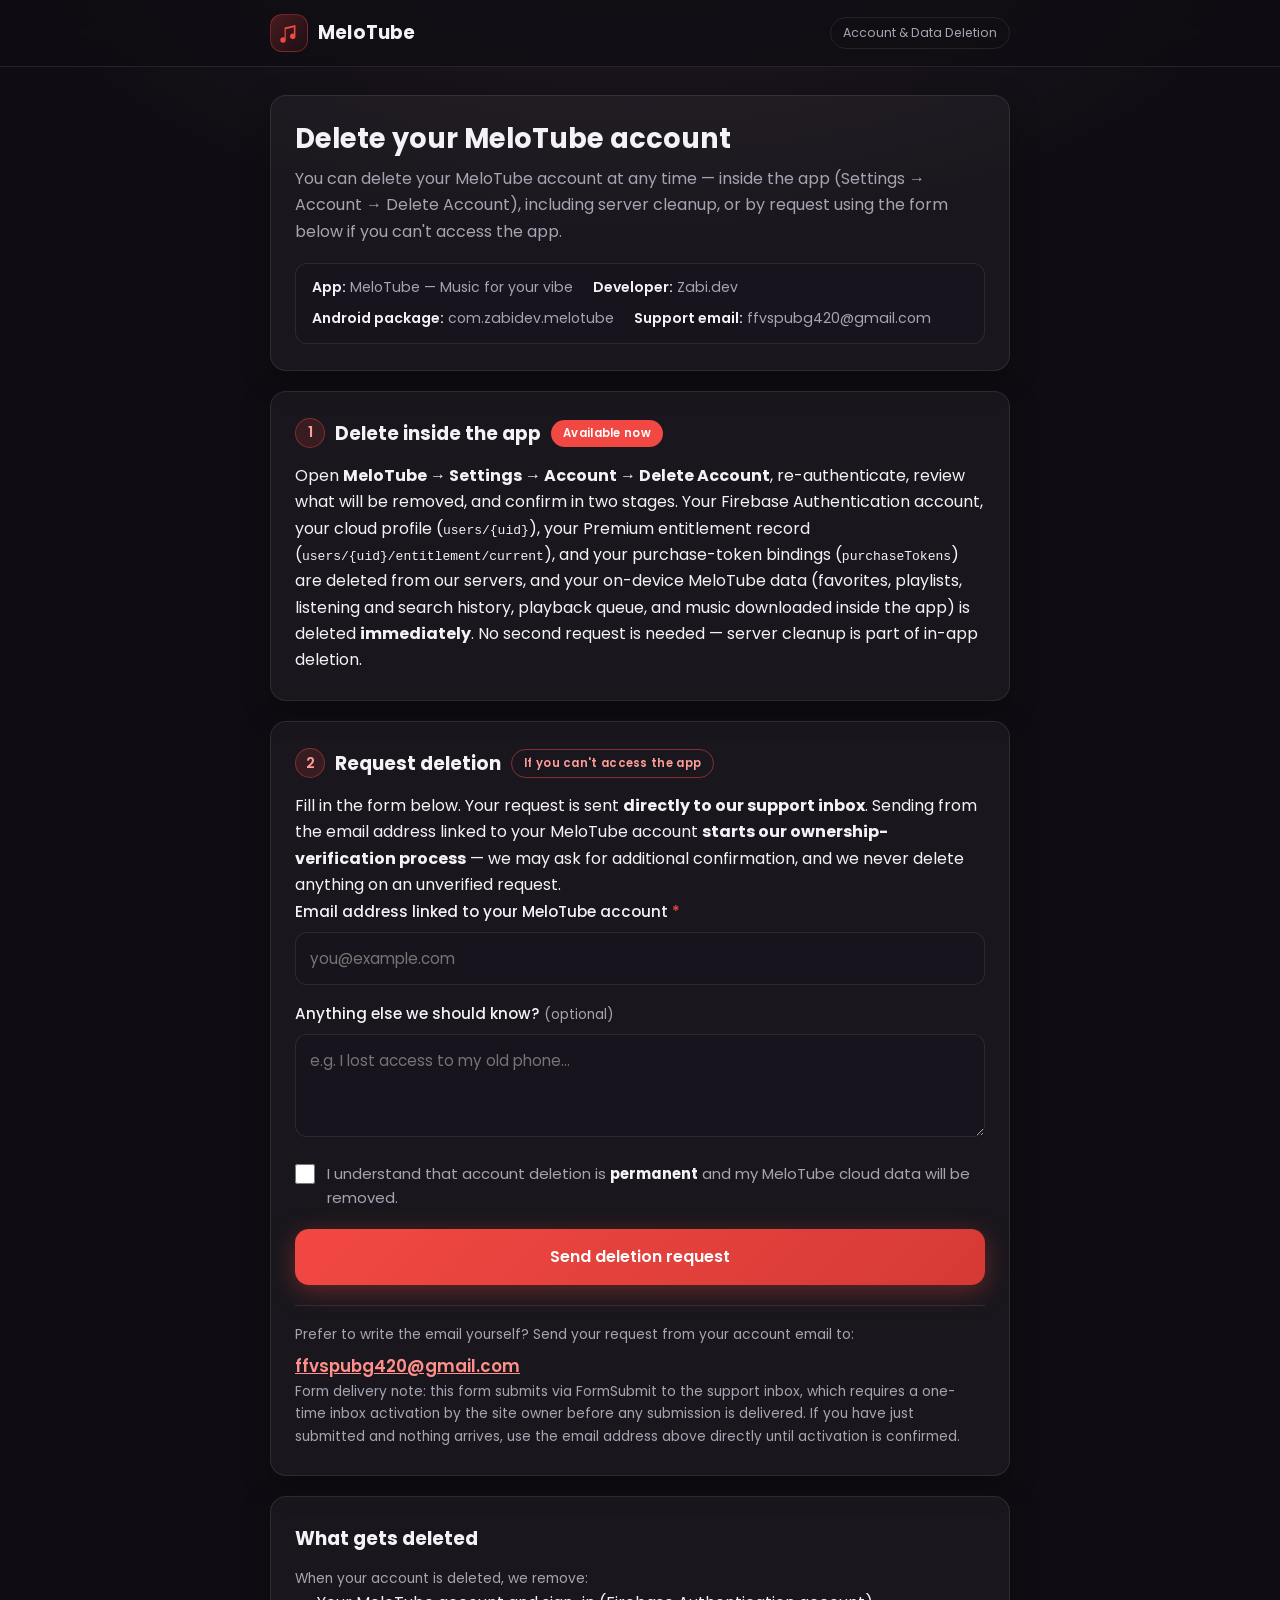
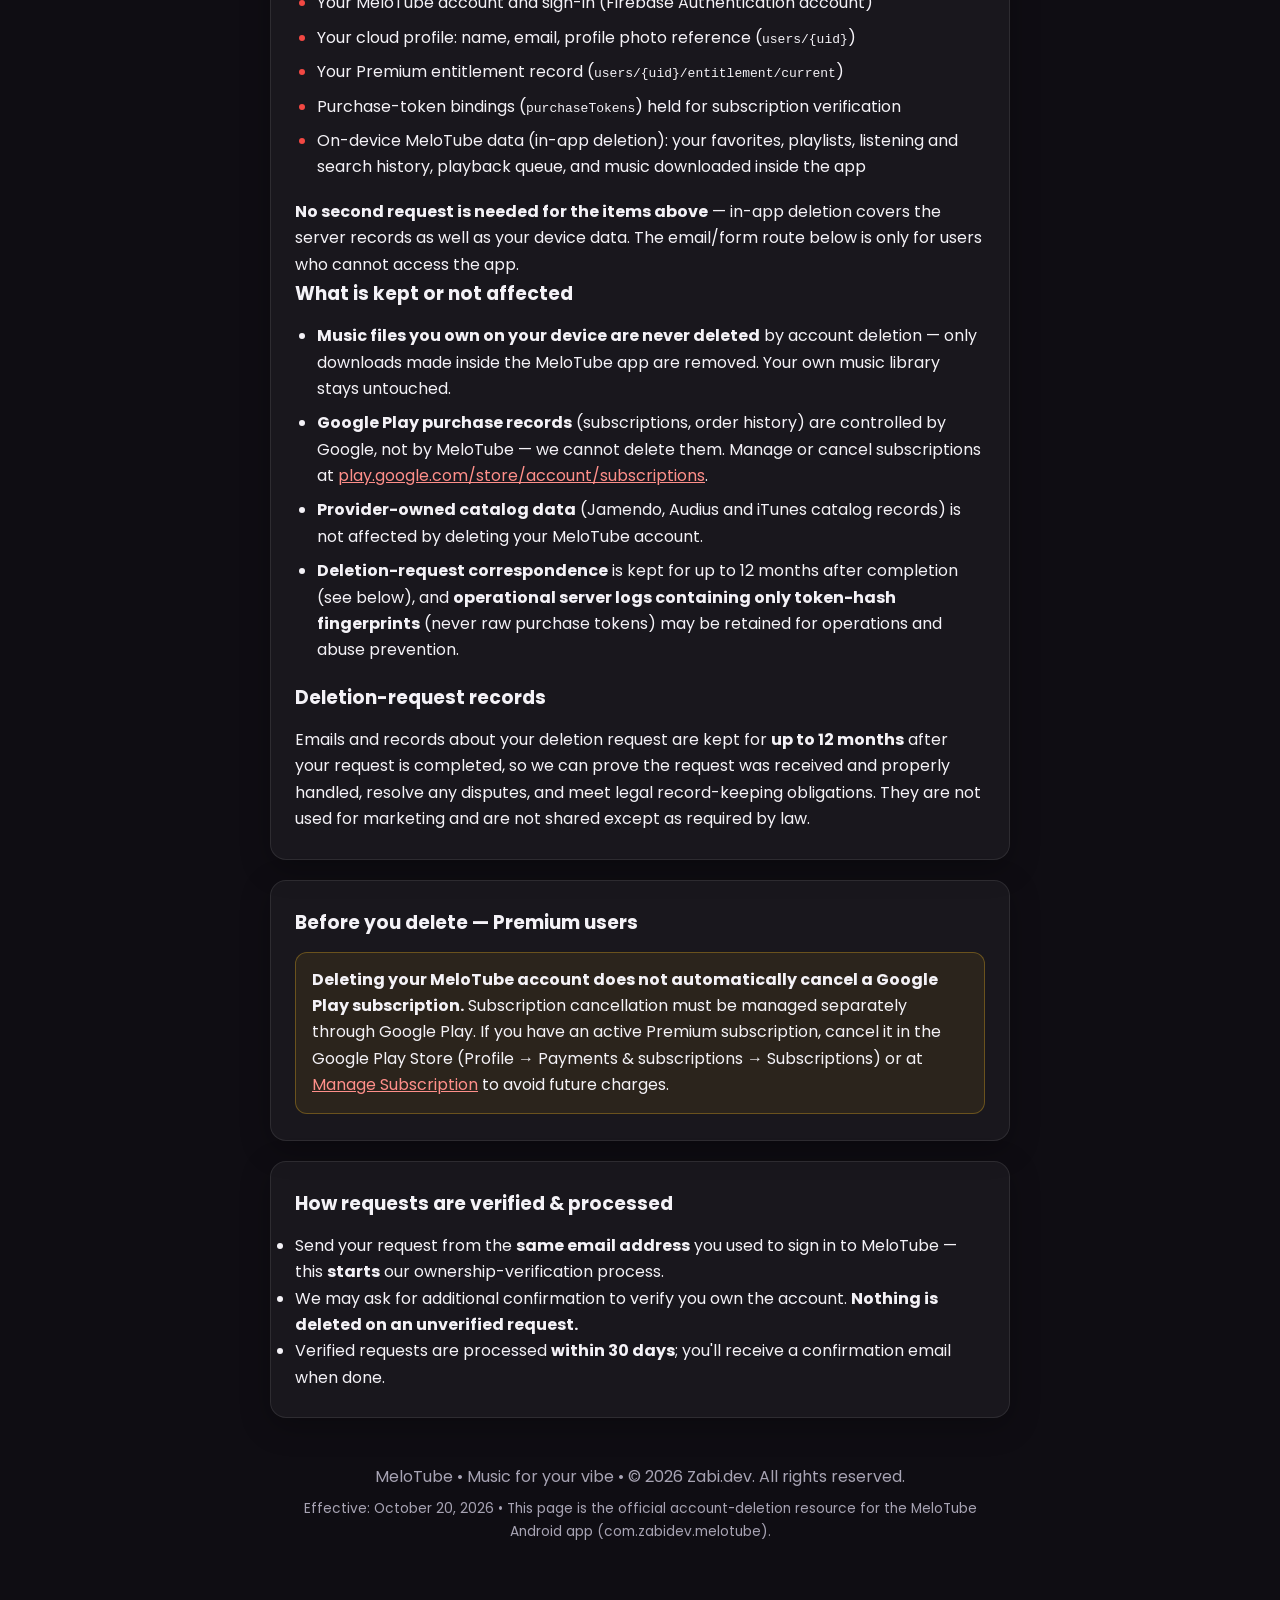
<file: account-deletion-page/index.html>
<!DOCTYPE html>
<html lang="en">
<head>
<meta charset="UTF-8">
<meta name="viewport" content="width=device-width, initial-scale=1.0">
<meta name="description" content="Request deletion of your MeloTube account and associated data.">
<title>MeloTube — Account Deletion</title>
<link rel="preconnect" href="https://fonts.googleapis.com">
<link rel="preconnect" href="https://fonts.gstatic.com" crossorigin>
<link href="https://fonts.googleapis.com/css2?family=Poppins:wght@400;500;600;700&display=swap" rel="stylesheet">
<link rel="stylesheet" href="styles.css">
</head>
<body>

<header class="site-header">
  <div class="header-inner">
    <div class="brand">
      <span class="brand-mark" aria-hidden="true">
        <svg width="26" height="26" viewBox="0 0 24 24" fill="none">
          <path d="M9 18.5A2.5 2.5 0 1 1 6.5 16c.54 0 1.04.17 1.45.46V7l10-2.5V15a2.5 2.5 0 1 1-1.5-2.29V6.7L9 8.58v9.92z" fill="#F24843"/>
        </svg>
      </span>
      <span class="brand-name">MeloTube</span>
    </div>
    <span class="header-tag">Account &amp; Data Deletion</span>
  </div>
</header>

<main class="container">

  <section class="hero card">
    <h1>Delete your MeloTube account</h1>
    <p class="lede">You can delete your MeloTube account at any time — inside the app (Settings → Account → Delete Account), including server cleanup, or by request using the form below if you can't access the app.</p>
    <div class="identity">
      <span><strong>App:</strong> MeloTube — Music for your vibe</span>
      <span><strong>Developer:</strong> Zabi.dev</span>
      <span><strong>Android package:</strong> com.zabidev.melotube</span>
      <span><strong>Support email:</strong> ffvspubg420@gmail.com</span>
    </div>
  </section>

  <section class="card">
    <h2><span class="step">1</span> Delete inside the app <span class="badge">Available now</span></h2>
    <p>Open <strong>MeloTube → Settings → Account → Delete Account</strong>, re-authenticate, review what will be removed, and confirm in two stages. Your Firebase Authentication account, your cloud profile (<code>users/{uid}</code>), your Premium entitlement record (<code>users/{uid}/entitlement/current</code>), and your purchase-token bindings (<code>purchaseTokens</code>) are deleted from our servers, and your on-device MeloTube data (favorites, playlists, listening and search history, playback queue, and music downloaded inside the app) is deleted <strong>immediately</strong>. No second request is needed — server cleanup is part of in-app deletion.</p>
  </section>

  <section class="card">
    <h2><span class="step">2</span> Request deletion <span class="badge badge-alt">If you can't access the app</span></h2>
    <p>Fill in the form below. Your request is sent <strong>directly to our support inbox</strong>. Sending from the email address linked to your MeloTube account <strong>starts our ownership-verification process</strong> — we may ask for additional confirmation, and we never delete anything on an unverified request.</p>

    <form id="deletionForm" novalidate>
      <div class="field">
        <label for="accountEmail">Email address linked to your MeloTube account <span class="req">*</span></label>
        <input type="email" id="accountEmail" name="account_email" placeholder="you@example.com" autocomplete="email" required>
        <p class="field-error" id="emailError" hidden>Please enter a valid email address.</p>
      </div>

      <div class="field">
        <label for="extraInfo">Anything else we should know? <span class="optional">(optional)</span></label>
        <textarea id="extraInfo" name="additional_info" rows="3" maxlength="1000" placeholder="e.g. I lost access to my old phone…"></textarea>
      </div>

      <!-- Honeypot: invisible to humans, catches bots. -->
      <input type="text" name="_honey" id="honeypot" tabindex="-1" autocomplete="off" class="hp">

      <label class="check">
        <input type="checkbox" id="confirmDelete" required>
        <span>I understand that account deletion is <strong>permanent</strong> and my MeloTube cloud data will be removed.</span>
      </label>
      <p class="field-error" id="confirmError" hidden>Please confirm you understand deletion is permanent.</p>

      <button type="submit" class="btn" id="submitBtn">Send deletion request</button>

      <div class="form-status" id="formStatus" role="status" aria-live="polite" hidden></div>

      <div class="fallback" id="mailtoFallback" hidden>
        <p class="muted small">Online sending didn't work. You can still send your request from your email app:</p>
        <p><a class="btn btn-alt" id="fallbackMailto" href="#">Open email app with pre-filled request</a></p>
      </div>
    </form>

    <div class="direct">
      <p class="muted small">Prefer to write the email yourself? Send your request from your account email to:</p>
      <p class="email-line"><a id="directEmailLink" href="#">support email</a></p>
      <p class="muted small">Form delivery note: this form submits via FormSubmit to the support inbox, which requires a one-time inbox activation by the site owner before any submission is delivered. If you have just submitted and nothing arrives, use the email address above directly until activation is confirmed.</p>
      <noscript><p class="muted small">Email: ffvspubg420@gmail.com (enable JavaScript to use the form above)</p></noscript>
    </div>
  </section>

  <section class="card">
    <h2>What gets deleted</h2>
    <p class="muted small">When your account is deleted, we remove:</p>
    <ul class="del-list">
      <li>Your MeloTube account and sign-in (Firebase Authentication account)</li>
      <li>Your cloud profile: name, email, profile photo reference (<code>users/{uid}</code>)</li>
      <li>Your Premium entitlement record (<code>users/{uid}/entitlement/current</code>)</li>
      <li>Purchase-token bindings (<code>purchaseTokens</code>) held for subscription verification</li>
      <li>On-device MeloTube data (in-app deletion): your favorites, playlists, listening and search history, playback queue, and music downloaded inside the app</li>
    </ul>
    <p><strong>No second request is needed for the items above</strong> — in-app deletion covers the server records as well as your device data. The email/form route below is only for users who cannot access the app.</p>
    <h2>What is kept or not affected</h2>
    <ul class="keep-list">
      <li><strong>Music files you own on your device are never deleted</strong> by account deletion — only downloads made inside the MeloTube app are removed. Your own music library stays untouched.</li>
      <li><strong>Google Play purchase records</strong> (subscriptions, order history) are controlled by Google, not by MeloTube — we cannot delete them. Manage or cancel subscriptions at <a href="https://play.google.com/store/account/subscriptions" rel="noopener">play.google.com/store/account/subscriptions</a>.</li>
      <li><strong>Provider-owned catalog data</strong> (Jamendo, Audius and iTunes catalog records) is not affected by deleting your MeloTube account.</li>
      <li><strong>Deletion-request correspondence</strong> is kept for up to 12 months after completion (see below), and <strong>operational server logs containing only token-hash fingerprints</strong> (never raw purchase tokens) may be retained for operations and abuse prevention.</li>
    </ul>
    <h2>Deletion-request records</h2>
    <p>Emails and records about your deletion request are kept for <strong>up to 12 months</strong> after your request is completed, so we can prove the request was received and properly handled, resolve any disputes, and meet legal record-keeping obligations. They are not used for marketing and are not shared except as required by law.</p>
  </section>

  <section class="card">
    <h2>Before you delete — Premium users</h2>
    <p class="warn"><strong>Deleting your MeloTube account does not automatically cancel a Google Play subscription.</strong> Subscription cancellation must be managed separately through Google Play. If you have an active Premium subscription, cancel it in the Google Play Store (Profile → Payments &amp; subscriptions → Subscriptions) or at <a href="https://play.google.com/store/account/subscriptions" rel="noopener">Manage Subscription</a> to avoid future charges.</p>
  </section>

  <section class="card">
    <h2>How requests are verified &amp; processed</h2>
    <ul>
      <li>Send your request from the <strong>same email address</strong> you used to sign in to MeloTube — this <strong>starts</strong> our ownership-verification process.</li>
      <li>We may ask for additional confirmation to verify you own the account. <strong>Nothing is deleted on an unverified request.</strong></li>
      <li>Verified requests are processed <strong>within 30 days</strong>; you'll receive a confirmation email when done.</li>
    </ul>
  </section>

  <footer class="page-footer">
    <p>MeloTube • Music for your vibe • © 2026 Zabi.dev. All rights reserved.</p>
    <p class="muted small">Effective: October 20, 2026 • This page is the official account-deletion resource for the MeloTube Android app (com.zabidev.melotube).</p>
  </footer>

</main>

<script src="script.js"></script>
</body>
</html>
</file>
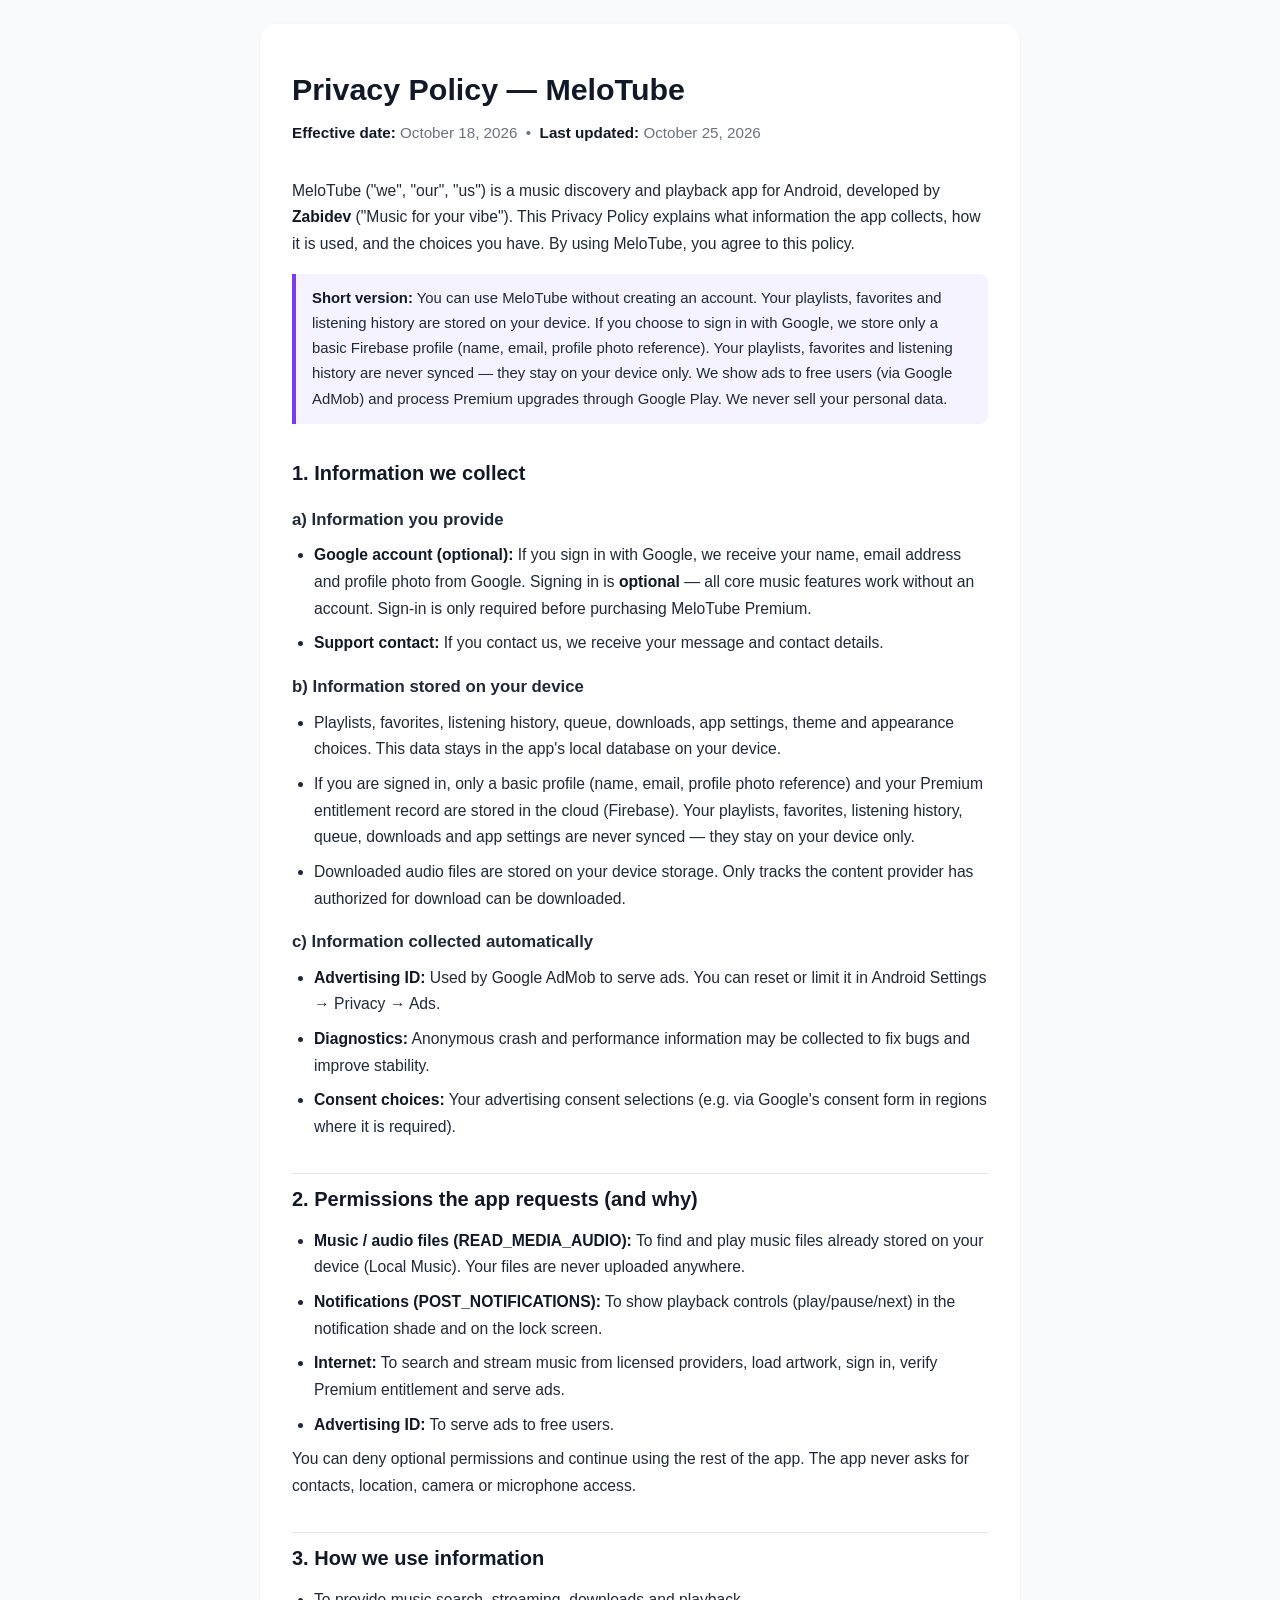
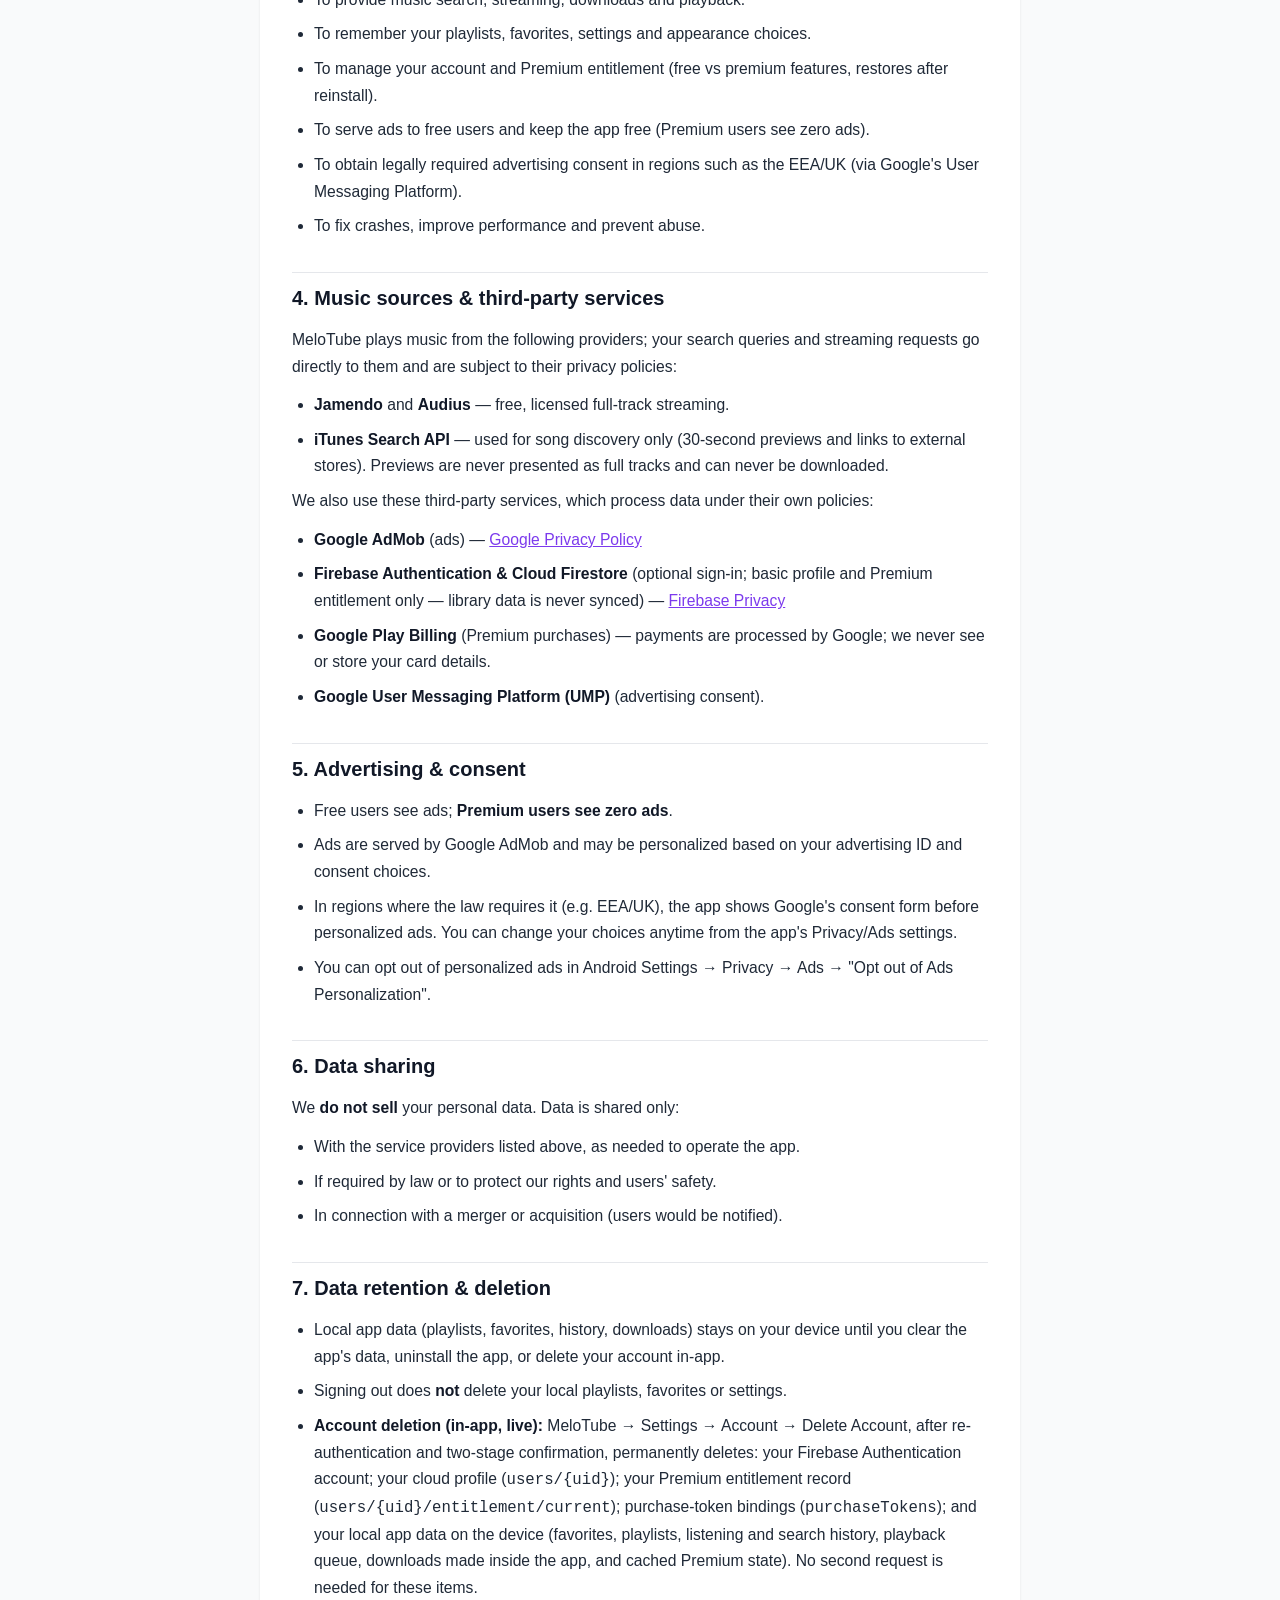
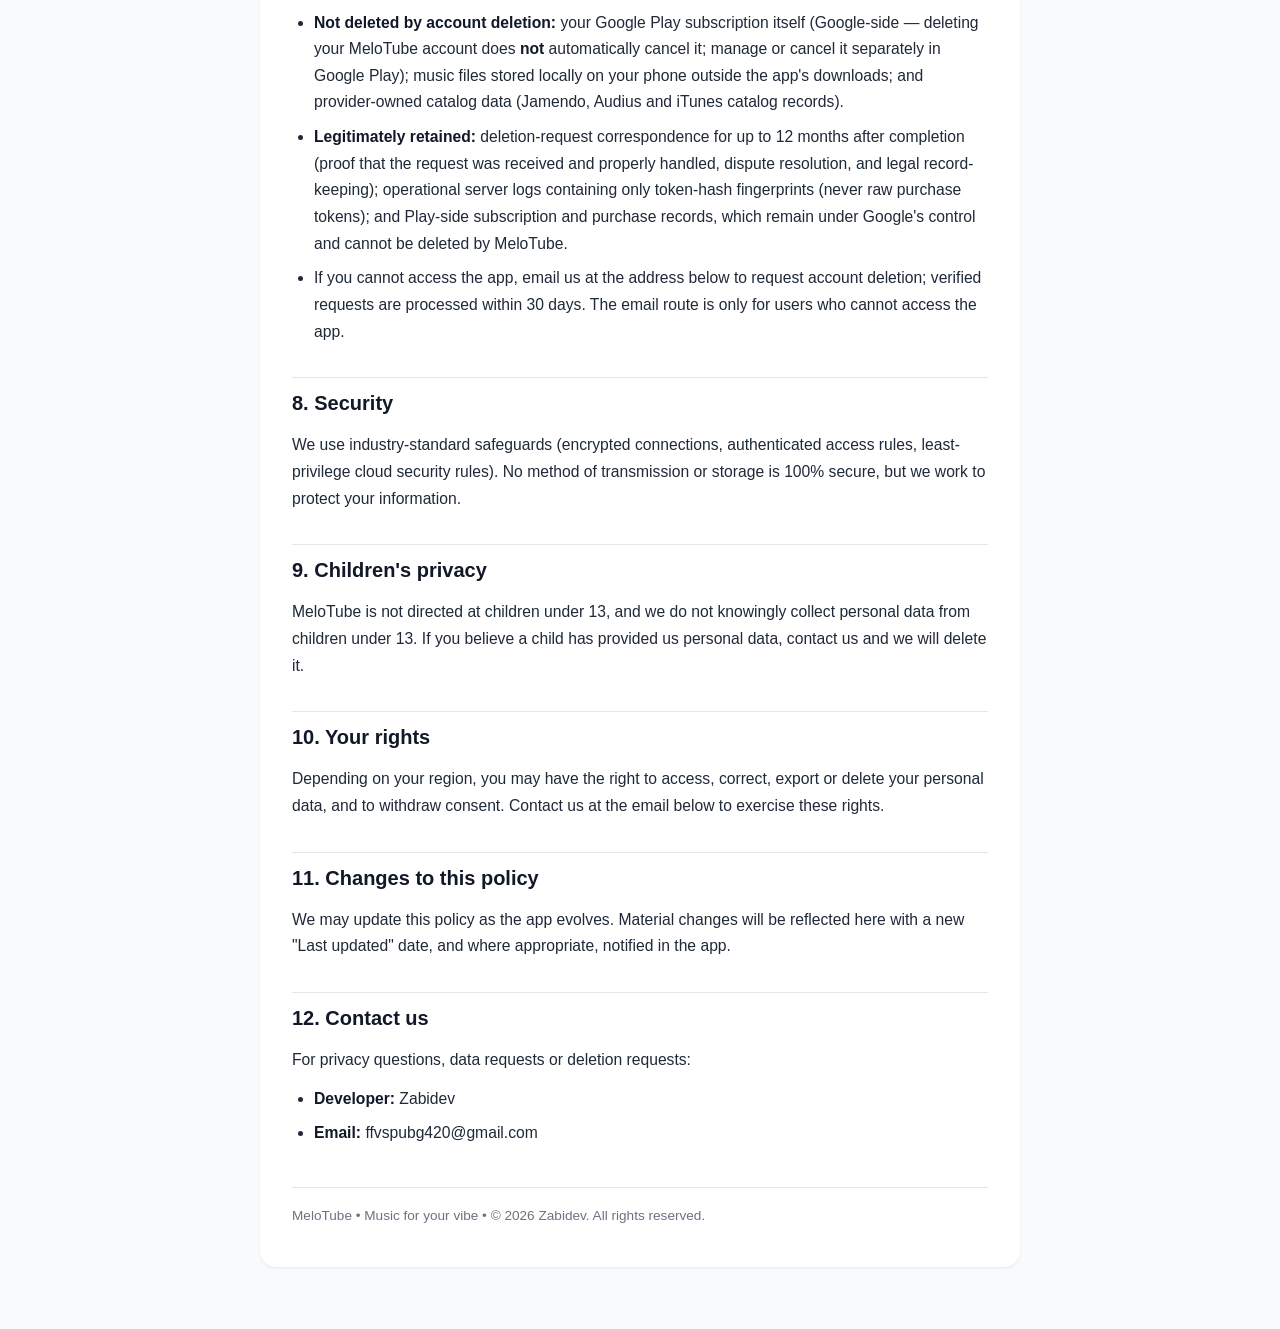
<file: privacy-policy.html>
<!DOCTYPE html>
<html lang="en">
<head>
<meta charset="UTF-8">
<meta name="viewport" content="width=device-width, initial-scale=1.0">
<title>Privacy Policy — MeloTube</title>
<style>
  * { box-sizing: border-box; margin: 0; padding: 0; }
  body { font-family: -apple-system, BlinkMacSystemFont, "Segoe UI", Roboto, Inter, Arial, sans-serif; line-height: 1.7; color: #1f2937; background: #f9fafb; padding: 24px 16px 64px; }
  .container { max-width: 760px; margin: 0 auto; background: #ffffff; border-radius: 16px; padding: 40px 32px; box-shadow: 0 1px 3px rgba(0,0,0,.08); }
  h1 { font-size: 1.9rem; margin-bottom: 4px; color: #111827; }
  .subtitle { color: #6b7280; font-size: .95rem; margin-bottom: 32px; }
  h2 { font-size: 1.25rem; margin: 32px 0 12px; color: #111827; padding-top: 8px; border-top: 1px solid #e5e7eb; }
  h2:first-of-type { border-top: none; padding-top: 0; }
  p, li { font-size: .98rem; margin-bottom: 12px; }
  ul { padding-left: 22px; }
  li { margin-bottom: 8px; }
  strong { color: #111827; }
  a { color: #7c3aed; }
  .note { background: #f5f3ff; border-left: 4px solid #7c3aed; padding: 12px 16px; border-radius: 0 8px 8px 0; margin: 16px 0; font-size: .93rem; }
  footer { margin-top: 40px; padding-top: 16px; border-top: 1px solid #e5e7eb; color: #6b7280; font-size: .85rem; }
  @media (max-width: 560px) { .container { padding: 28px 20px; } h1 { font-size: 1.5rem; } }
</style>
</head>
<body>
<div class="container">

<h1>Privacy Policy — MeloTube</h1>
<p class="subtitle"><strong>Effective date:</strong> October 18, 2026 &nbsp;•&nbsp; <strong>Last updated:</strong> October 25, 2026</p>

<p>MeloTube ("we", "our", "us") is a music discovery and playback app for Android, developed by <strong>Zabidev</strong> ("Music for your vibe"). This Privacy Policy explains what information the app collects, how it is used, and the choices you have. By using MeloTube, you agree to this policy.</p>

<div class="note"><strong>Short version:</strong> You can use MeloTube without creating an account. Your playlists, favorites and listening history are stored on your device. If you choose to sign in with Google, we store only a basic Firebase profile (name, email, profile photo reference). Your playlists, favorites and listening history are never synced — they stay on your device only. We show ads to free users (via Google AdMob) and process Premium upgrades through Google Play. We never sell your personal data.</div>

<h2>1. Information we collect</h2>

<h3 style="font-size:1.05rem;margin:16px 0 8px;">a) Information you provide</h3>
<ul>
<li><strong>Google account (optional):</strong> If you sign in with Google, we receive your name, email address and profile photo from Google. Signing in is <strong>optional</strong> — all core music features work without an account. Sign-in is only required before purchasing MeloTube Premium.</li>
<li><strong>Support contact:</strong> If you contact us, we receive your message and contact details.</li>
</ul>

<h3 style="font-size:1.05rem;margin:16px 0 8px;">b) Information stored on your device</h3>
<ul>
<li>Playlists, favorites, listening history, queue, downloads, app settings, theme and appearance choices. This data stays in the app's local database on your device.</li>
<li>If you are signed in, only a basic profile (name, email, profile photo reference) and your Premium entitlement record are stored in the cloud (Firebase). Your playlists, favorites, listening history, queue, downloads and app settings are never synced — they stay on your device only.</li>
<li>Downloaded audio files are stored on your device storage. Only tracks the content provider has authorized for download can be downloaded.</li>
</ul>

<h3 style="font-size:1.05rem;margin:16px 0 8px;">c) Information collected automatically</h3>
<ul>
<li><strong>Advertising ID:</strong> Used by Google AdMob to serve ads. You can reset or limit it in Android Settings → Privacy → Ads.</li>
<li><strong>Diagnostics:</strong> Anonymous crash and performance information may be collected to fix bugs and improve stability.</li>
<li><strong>Consent choices:</strong> Your advertising consent selections (e.g. via Google's consent form in regions where it is required).</li>
</ul>

<h2>2. Permissions the app requests (and why)</h2>
<ul>
<li><strong>Music / audio files (READ_MEDIA_AUDIO):</strong> To find and play music files already stored on your device (Local Music). Your files are never uploaded anywhere.</li>
<li><strong>Notifications (POST_NOTIFICATIONS):</strong> To show playback controls (play/pause/next) in the notification shade and on the lock screen.</li>
<li><strong>Internet:</strong> To search and stream music from licensed providers, load artwork, sign in, verify Premium entitlement and serve ads.</li>
<li><strong>Advertising ID:</strong> To serve ads to free users.</li>
</ul>
<p>You can deny optional permissions and continue using the rest of the app. The app never asks for contacts, location, camera or microphone access.</p>

<h2>3. How we use information</h2>
<ul>
<li>To provide music search, streaming, downloads and playback.</li>
<li>To remember your playlists, favorites, settings and appearance choices.</li>
<li>To manage your account and Premium entitlement (free vs premium features, restores after reinstall).</li>
<li>To serve ads to free users and keep the app free (Premium users see zero ads).</li>
<li>To obtain legally required advertising consent in regions such as the EEA/UK (via Google's User Messaging Platform).</li>
<li>To fix crashes, improve performance and prevent abuse.</li>
</ul>

<h2>4. Music sources &amp; third-party services</h2>
<p>MeloTube plays music from the following providers; your search queries and streaming requests go directly to them and are subject to their privacy policies:</p>
<ul>
<li><strong>Jamendo</strong> and <strong>Audius</strong> — free, licensed full-track streaming.</li>
<li><strong>iTunes Search API</strong> — used for song discovery only (30-second previews and links to external stores). Previews are never presented as full tracks and can never be downloaded.</li>
</ul>
<p>We also use these third-party services, which process data under their own policies:</p>
<ul>
<li><strong>Google AdMob</strong> (ads) — <a href="https://policies.google.com/privacy">Google Privacy Policy</a></li>
<li><strong>Firebase Authentication &amp; Cloud Firestore</strong> (optional sign-in; basic profile and Premium entitlement only — library data is never synced) — <a href="https://firebase.google.com/support/privacy">Firebase Privacy</a></li>
<li><strong>Google Play Billing</strong> (Premium purchases) — payments are processed by Google; we never see or store your card details.</li>
<li><strong>Google User Messaging Platform (UMP)</strong> (advertising consent).</li>
</ul>

<h2>5. Advertising &amp; consent</h2>
<ul>
<li>Free users see ads; <strong>Premium users see zero ads</strong>.</li>
<li>Ads are served by Google AdMob and may be personalized based on your advertising ID and consent choices.</li>
<li>In regions where the law requires it (e.g. EEA/UK), the app shows Google's consent form before personalized ads. You can change your choices anytime from the app's Privacy/Ads settings.</li>
<li>You can opt out of personalized ads in Android Settings → Privacy → Ads → "Opt out of Ads Personalization".</li>
</ul>

<h2>6. Data sharing</h2>
<p>We <strong>do not sell</strong> your personal data. Data is shared only:</p>
<ul>
<li>With the service providers listed above, as needed to operate the app.</li>
<li>If required by law or to protect our rights and users' safety.</li>
<li>In connection with a merger or acquisition (users would be notified).</li>
</ul>

<h2>7. Data retention &amp; deletion</h2>
<ul>
<li>Local app data (playlists, favorites, history, downloads) stays on your device until you clear the app's data, uninstall the app, or delete your account in-app.</li>
<li>Signing out does <strong>not</strong> delete your local playlists, favorites or settings.</li>
<li><strong>Account deletion (in-app, live):</strong> MeloTube → Settings → Account → Delete Account, after re-authentication and two-stage confirmation, permanently deletes: your Firebase Authentication account; your cloud profile (<code>users/{uid}</code>); your Premium entitlement record (<code>users/{uid}/entitlement/current</code>); purchase-token bindings (<code>purchaseTokens</code>); and your local app data on the device (favorites, playlists, listening and search history, playback queue, downloads made inside the app, and cached Premium state). No second request is needed for these items.</li>
<li><strong>Not deleted by account deletion:</strong> your Google Play subscription itself (Google-side — deleting your MeloTube account does <strong>not</strong> automatically cancel it; manage or cancel it separately in Google Play); music files stored locally on your phone outside the app's downloads; and provider-owned catalog data (Jamendo, Audius and iTunes catalog records).</li>
<li><strong>Legitimately retained:</strong> deletion-request correspondence for up to 12 months after completion (proof that the request was received and properly handled, dispute resolution, and legal record-keeping); operational server logs containing only token-hash fingerprints (never raw purchase tokens); and Play-side subscription and purchase records, which remain under Google's control and cannot be deleted by MeloTube.</li>
<li>If you cannot access the app, email us at the address below to request account deletion; verified requests are processed within 30 days. The email route is only for users who cannot access the app.</li>
</ul>

<h2>8. Security</h2>
<p>We use industry-standard safeguards (encrypted connections, authenticated access rules, least-privilege cloud security rules). No method of transmission or storage is 100% secure, but we work to protect your information.</p>

<h2>9. Children's privacy</h2>
<p>MeloTube is not directed at children under 13, and we do not knowingly collect personal data from children under 13. If you believe a child has provided us personal data, contact us and we will delete it.</p>

<h2>10. Your rights</h2>
<p>Depending on your region, you may have the right to access, correct, export or delete your personal data, and to withdraw consent. Contact us at the email below to exercise these rights.</p>

<h2>11. Changes to this policy</h2>
<p>We may update this policy as the app evolves. Material changes will be reflected here with a new "Last updated" date, and where appropriate, notified in the app.</p>

<h2>12. Contact us</h2>
<p>For privacy questions, data requests or deletion requests:</p>
<ul>
<li><strong>Developer:</strong> Zabidev</li>
<li><strong>Email:</strong> ffvspubg420@gmail.com</li>
</ul>

<footer>MeloTube • Music for your vibe • © 2026 Zabidev. All rights reserved.</footer>

</div>
</body>
</html>
</file>
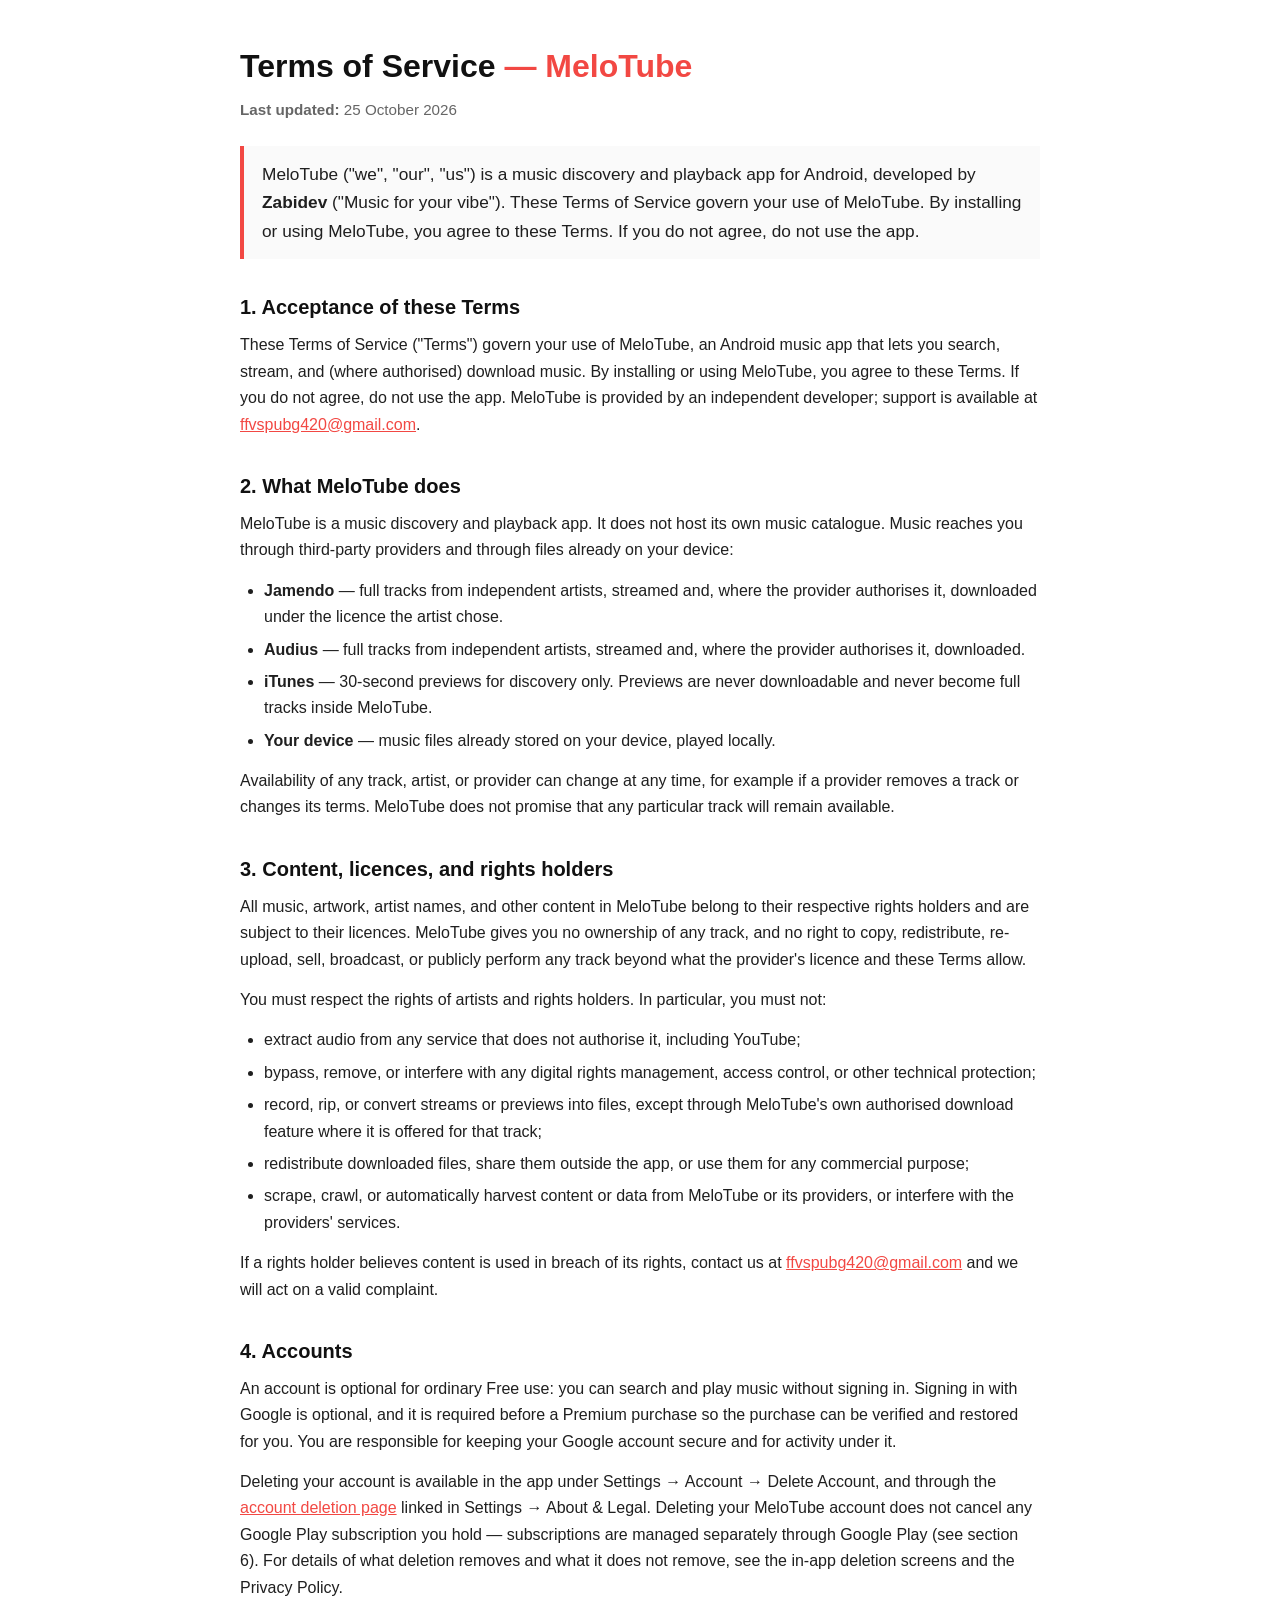
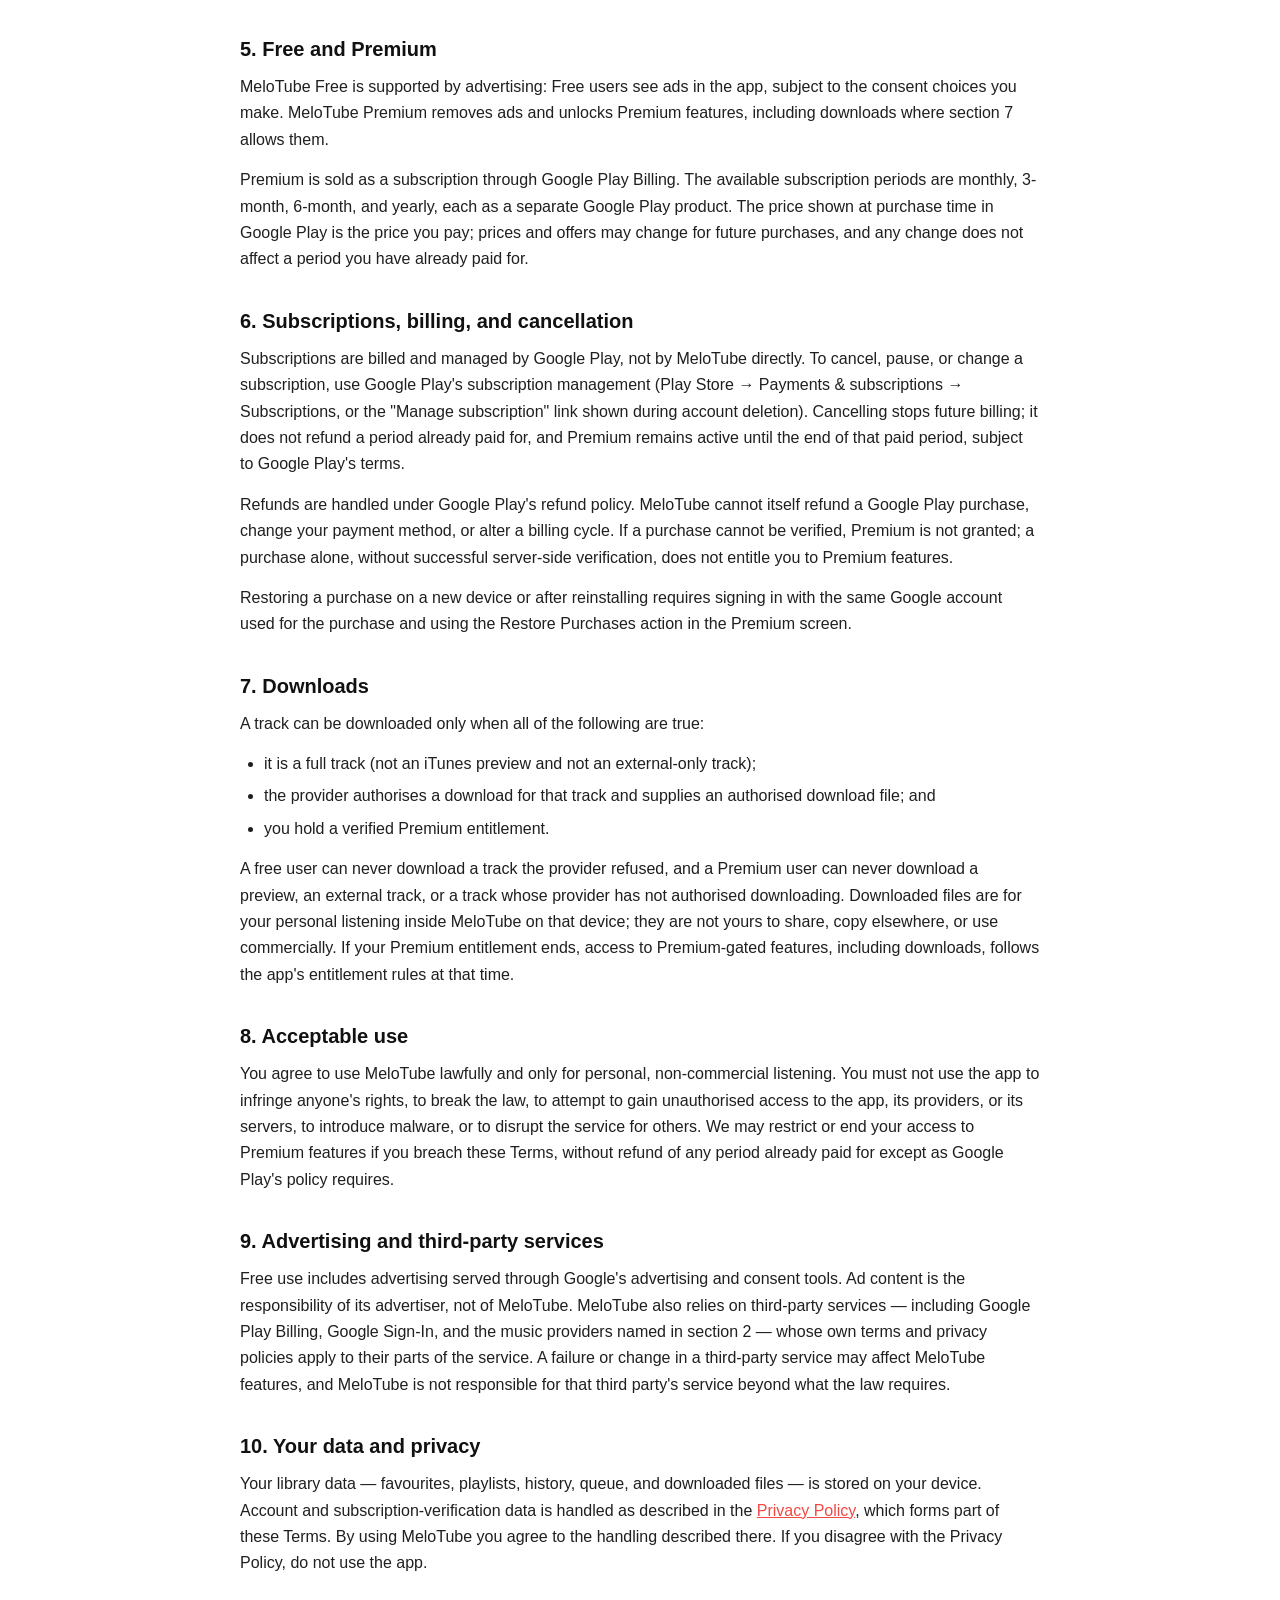
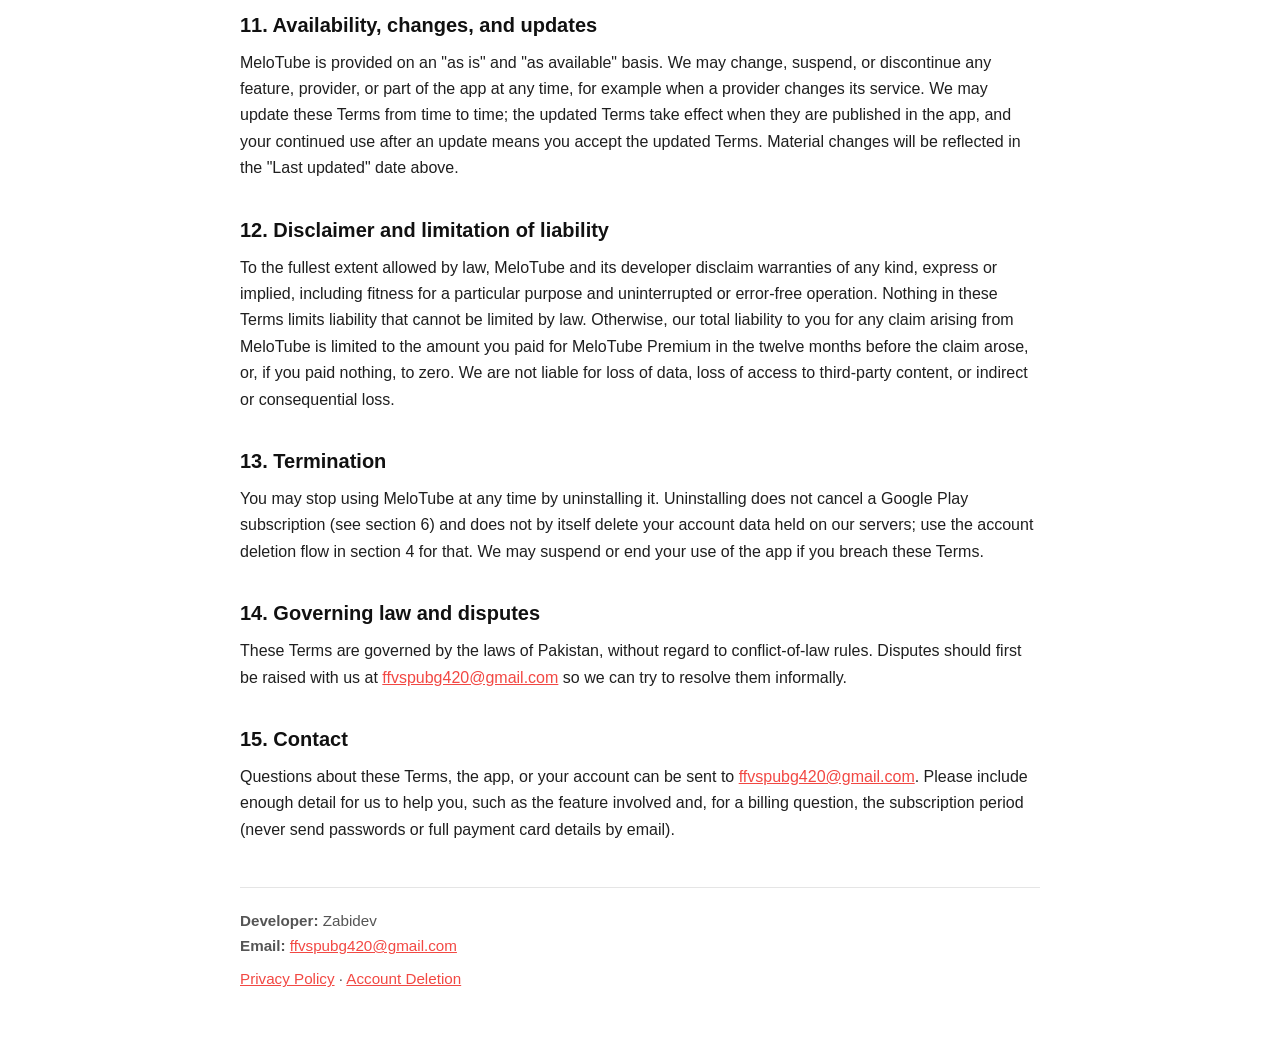
<file: terms-of-service.html>
<!DOCTYPE html>
<html lang="en">
<head>
<meta charset="utf-8">
<meta name="viewport" content="width=device-width, initial-scale=1">
<title>Terms of Service — MeloTube</title>
<style>
  body { font-family: -apple-system, BlinkMacSystemFont, "Segoe UI", Roboto, Helvetica, Arial, sans-serif; line-height: 1.65; color: #1f1f1f; background: #ffffff; margin: 0; padding: 0; }
  main { max-width: 800px; margin: 0 auto; padding: 40px 20px 60px; }
  h1 { font-size: 2em; margin: 0 0 4px; color: #111; }
  h1 span { color: #F24843; }
  .meta { color: #666; font-size: 0.95em; margin: 0 0 24px; }
  .lead { font-size: 1.08em; background: #fafafa; border-left: 4px solid #F24843; padding: 14px 18px; margin: 0 0 28px; }
  h2 { font-size: 1.25em; margin: 32px 0 8px; color: #111; }
  p { margin: 0 0 14px; }
  ul { margin: 0 0 14px; padding-left: 24px; }
  li { margin-bottom: 6px; }
  a { color: #F24843; }
  footer { margin-top: 44px; padding-top: 20px; border-top: 1px solid #e5e5e5; color: #555; font-size: 0.95em; }
  footer p { margin: 0 0 8px; }
</style>
</head>
<body>
<main>
<h1>Terms of Service <span>— MeloTube</span></h1>
<p class="meta"><strong>Last updated:</strong> 25 October 2026</p>

<p class="lead">MeloTube ("we", "our", "us") is a music discovery and playback app for Android, developed by <strong>Zabidev</strong> ("Music for your vibe"). These Terms of Service govern your use of MeloTube. By installing or using MeloTube, you agree to these Terms. If you do not agree, do not use the app.</p>

<h2>1. Acceptance of these Terms</h2>
<p>These Terms of Service ("Terms") govern your use of MeloTube, an Android music app that lets you search, stream, and (where authorised) download music. By installing or using MeloTube, you agree to these Terms. If you do not agree, do not use the app. MeloTube is provided by an independent developer; support is available at <a href="mailto:ffvspubg420@gmail.com">ffvspubg420@gmail.com</a>.</p>

<h2>2. What MeloTube does</h2>
<p>MeloTube is a music discovery and playback app. It does not host its own music catalogue. Music reaches you through third-party providers and through files already on your device:</p>
<ul>
<li><strong>Jamendo</strong> — full tracks from independent artists, streamed and, where the provider authorises it, downloaded under the licence the artist chose.</li>
<li><strong>Audius</strong> — full tracks from independent artists, streamed and, where the provider authorises it, downloaded.</li>
<li><strong>iTunes</strong> — 30-second previews for discovery only. Previews are never downloadable and never become full tracks inside MeloTube.</li>
<li><strong>Your device</strong> — music files already stored on your device, played locally.</li>
</ul>
<p>Availability of any track, artist, or provider can change at any time, for example if a provider removes a track or changes its terms. MeloTube does not promise that any particular track will remain available.</p>

<h2>3. Content, licences, and rights holders</h2>
<p>All music, artwork, artist names, and other content in MeloTube belong to their respective rights holders and are subject to their licences. MeloTube gives you no ownership of any track, and no right to copy, redistribute, re-upload, sell, broadcast, or publicly perform any track beyond what the provider's licence and these Terms allow.</p>
<p>You must respect the rights of artists and rights holders. In particular, you must not:</p>
<ul>
<li>extract audio from any service that does not authorise it, including YouTube;</li>
<li>bypass, remove, or interfere with any digital rights management, access control, or other technical protection;</li>
<li>record, rip, or convert streams or previews into files, except through MeloTube's own authorised download feature where it is offered for that track;</li>
<li>redistribute downloaded files, share them outside the app, or use them for any commercial purpose;</li>
<li>scrape, crawl, or automatically harvest content or data from MeloTube or its providers, or interfere with the providers' services.</li>
</ul>
<p>If a rights holder believes content is used in breach of its rights, contact us at <a href="mailto:ffvspubg420@gmail.com">ffvspubg420@gmail.com</a> and we will act on a valid complaint.</p>

<h2>4. Accounts</h2>
<p>An account is optional for ordinary Free use: you can search and play music without signing in. Signing in with Google is optional, and it is required before a Premium purchase so the purchase can be verified and restored for you. You are responsible for keeping your Google account secure and for activity under it.</p>
<p>Deleting your account is available in the app under Settings → Account → Delete Account, and through the <a href="https://zabi1151.github.io/Melo-Tube/account-deletion-page/">account deletion page</a> linked in Settings → About &amp; Legal. Deleting your MeloTube account does not cancel any Google Play subscription you hold — subscriptions are managed separately through Google Play (see section 6). For details of what deletion removes and what it does not remove, see the in-app deletion screens and the Privacy Policy.</p>

<h2>5. Free and Premium</h2>
<p>MeloTube Free is supported by advertising: Free users see ads in the app, subject to the consent choices you make. MeloTube Premium removes ads and unlocks Premium features, including downloads where section 7 allows them.</p>
<p>Premium is sold as a subscription through Google Play Billing. The available subscription periods are monthly, 3-month, 6-month, and yearly, each as a separate Google Play product. The price shown at purchase time in Google Play is the price you pay; prices and offers may change for future purchases, and any change does not affect a period you have already paid for.</p>

<h2>6. Subscriptions, billing, and cancellation</h2>
<p>Subscriptions are billed and managed by Google Play, not by MeloTube directly. To cancel, pause, or change a subscription, use Google Play's subscription management (Play Store → Payments &amp; subscriptions → Subscriptions, or the "Manage subscription" link shown during account deletion). Cancelling stops future billing; it does not refund a period already paid for, and Premium remains active until the end of that paid period, subject to Google Play's terms.</p>
<p>Refunds are handled under Google Play's refund policy. MeloTube cannot itself refund a Google Play purchase, change your payment method, or alter a billing cycle. If a purchase cannot be verified, Premium is not granted; a purchase alone, without successful server-side verification, does not entitle you to Premium features.</p>
<p>Restoring a purchase on a new device or after reinstalling requires signing in with the same Google account used for the purchase and using the Restore Purchases action in the Premium screen.</p>

<h2>7. Downloads</h2>
<p>A track can be downloaded only when all of the following are true:</p>
<ul>
<li>it is a full track (not an iTunes preview and not an external-only track);</li>
<li>the provider authorises a download for that track and supplies an authorised download file; and</li>
<li>you hold a verified Premium entitlement.</li>
</ul>
<p>A free user can never download a track the provider refused, and a Premium user can never download a preview, an external track, or a track whose provider has not authorised downloading. Downloaded files are for your personal listening inside MeloTube on that device; they are not yours to share, copy elsewhere, or use commercially. If your Premium entitlement ends, access to Premium-gated features, including downloads, follows the app's entitlement rules at that time.</p>

<h2>8. Acceptable use</h2>
<p>You agree to use MeloTube lawfully and only for personal, non-commercial listening. You must not use the app to infringe anyone's rights, to break the law, to attempt to gain unauthorised access to the app, its providers, or its servers, to introduce malware, or to disrupt the service for others. We may restrict or end your access to Premium features if you breach these Terms, without refund of any period already paid for except as Google Play's policy requires.</p>

<h2>9. Advertising and third-party services</h2>
<p>Free use includes advertising served through Google's advertising and consent tools. Ad content is the responsibility of its advertiser, not of MeloTube. MeloTube also relies on third-party services — including Google Play Billing, Google Sign-In, and the music providers named in section 2 — whose own terms and privacy policies apply to their parts of the service. A failure or change in a third-party service may affect MeloTube features, and MeloTube is not responsible for that third party's service beyond what the law requires.</p>

<h2>10. Your data and privacy</h2>
<p>Your library data — favourites, playlists, history, queue, and downloaded files — is stored on your device. Account and subscription-verification data is handled as described in the <a href="https://zabi1151.github.io/Melo-Tube/privacy-policy.html">Privacy Policy</a>, which forms part of these Terms. By using MeloTube you agree to the handling described there. If you disagree with the Privacy Policy, do not use the app.</p>

<h2>11. Availability, changes, and updates</h2>
<p>MeloTube is provided on an "as is" and "as available" basis. We may change, suspend, or discontinue any feature, provider, or part of the app at any time, for example when a provider changes its service. We may update these Terms from time to time; the updated Terms take effect when they are published in the app, and your continued use after an update means you accept the updated Terms. Material changes will be reflected in the "Last updated" date above.</p>

<h2>12. Disclaimer and limitation of liability</h2>
<p>To the fullest extent allowed by law, MeloTube and its developer disclaim warranties of any kind, express or implied, including fitness for a particular purpose and uninterrupted or error-free operation. Nothing in these Terms limits liability that cannot be limited by law. Otherwise, our total liability to you for any claim arising from MeloTube is limited to the amount you paid for MeloTube Premium in the twelve months before the claim arose, or, if you paid nothing, to zero. We are not liable for loss of data, loss of access to third-party content, or indirect or consequential loss.</p>

<h2>13. Termination</h2>
<p>You may stop using MeloTube at any time by uninstalling it. Uninstalling does not cancel a Google Play subscription (see section 6) and does not by itself delete your account data held on our servers; use the account deletion flow in section 4 for that. We may suspend or end your use of the app if you breach these Terms.</p>

<h2>14. Governing law and disputes</h2>
<p>These Terms are governed by the laws of Pakistan, without regard to conflict-of-law rules. Disputes should first be raised with us at <a href="mailto:ffvspubg420@gmail.com">ffvspubg420@gmail.com</a> so we can try to resolve them informally.</p>

<h2>15. Contact</h2>
<p>Questions about these Terms, the app, or your account can be sent to <a href="mailto:ffvspubg420@gmail.com">ffvspubg420@gmail.com</a>. Please include enough detail for us to help you, such as the feature involved and, for a billing question, the subscription period (never send passwords or full payment card details by email).</p>

<footer>
<p><strong>Developer:</strong> Zabidev<br>
<strong>Email:</strong> <a href="mailto:ffvspubg420@gmail.com">ffvspubg420@gmail.com</a></p>
<p><a href="https://zabi1151.github.io/Melo-Tube/privacy-policy.html">Privacy Policy</a> &middot; <a href="https://zabi1151.github.io/Melo-Tube/account-deletion-page/">Account Deletion</a></p>
</footer>
</main>
</body>
</html>
</file>
<file: account-deletion-page/styles.css>
/* MeloTube — Account Deletion page styles. No frameworks, mobile-first. */
:root {
  --bg: #0f0d13;
  --bg-soft: #17141d;
  --card: rgba(255, 255, 255, 0.045);
  --card-border: rgba(255, 255, 255, 0.09);
  --text: #f4f2f7;
  --muted: #a7a3b3;
  --accent: #f24843;
  --accent-soft: rgba(242, 72, 67, 0.14);
  --ok: #34d399;
  --radius: 16px;
}
* { box-sizing: border-box; margin: 0; padding: 0; }
html { -webkit-text-size-adjust: 100%; }
body {
  font-family: "Poppins", -apple-system, BlinkMacSystemFont, "Segoe UI", Roboto, Arial, sans-serif;
  background: radial-gradient(1200px 600px at 50% -10%, #241a24 0%, var(--bg) 55%) fixed, var(--bg);
  color: var(--text);
  line-height: 1.65;
  padding-bottom: 64px;
}
a { color: #ff8f8a; }
a:hover { color: #ffb3b0; }

.site-header {
  position: sticky; top: 0; z-index: 10;
  background: rgba(15, 13, 19, 0.82);
  backdrop-filter: blur(14px); -webkit-backdrop-filter: blur(14px);
  border-bottom: 1px solid var(--card-border);
}
.header-inner {
  max-width: 780px; margin: 0 auto; padding: 14px 20px;
  display: flex; align-items: center; justify-content: space-between; gap: 12px;
}
.brand { display: flex; align-items: center; gap: 10px; }
.brand-mark {
  width: 38px; height: 38px; border-radius: 12px; display: grid; place-items: center;
  background: linear-gradient(135deg, rgba(242,72,67,.25), rgba(242,72,67,.06));
  border: 1px solid rgba(242,72,67,.35);
}
.brand-name { font-weight: 700; font-size: 1.15rem; letter-spacing: .2px; }
.header-tag {
  font-size: .78rem; color: var(--muted);
  border: 1px solid var(--card-border); border-radius: 999px; padding: 5px 12px;
  white-space: nowrap;
}

.container { max-width: 780px; margin: 0 auto; padding: 28px 20px 0; }
.card {
  background: var(--card);
  border: 1px solid var(--card-border);
  border-radius: var(--radius);
  padding: 26px 24px;
  margin-bottom: 20px;
  box-shadow: 0 8px 30px rgba(0,0,0,.25);
}
.hero h1 { font-size: 1.7rem; line-height: 1.25; margin-bottom: 10px; }
.lede { color: var(--muted); margin-bottom: 18px; }
.identity {
  display: flex; flex-wrap: wrap; gap: 8px 20px;
  background: var(--bg-soft); border: 1px solid var(--card-border);
  border-radius: 12px; padding: 12px 16px; font-size: .88rem; color: var(--muted);
}
.identity strong { color: var(--text); font-weight: 600; }

h2 { font-size: 1.18rem; margin-bottom: 14px; display: flex; align-items: center; gap: 10px; flex-wrap: wrap; }
.step {
  width: 30px; height: 30px; border-radius: 50%; flex: none;
  display: inline-grid; place-items: center;
  background: var(--accent-soft); color: #ff9d99;
  border: 1px solid rgba(242,72,67,.4); font-size: .9rem; font-weight: 600;
}
.badge {
  font-size: .72rem; font-weight: 600; padding: 4px 12px; border-radius: 999px;
  background: var(--accent); color: #fff; letter-spacing: .3px;
}
.badge-alt { background: transparent; color: #ff9d99; border: 1px solid rgba(242,72,67,.5); }

.steps { margin: 0 0 14px 4px; padding-left: 20px; }
.steps li { margin-bottom: 8px; }
.muted { color: var(--muted); }
.small { font-size: .86rem; }
.warn {
  background: rgba(251, 191, 36, 0.08);
  border: 1px solid rgba(251, 191, 36, 0.3);
  border-radius: 12px; padding: 14px 16px;
}
.del-list, .keep-list { padding-left: 22px; margin-bottom: 18px; }
.del-list li, .keep-list li { margin-bottom: 8px; }
.del-list li::marker { color: var(--accent); }

.field { margin-bottom: 16px; }
.field label { display: block; font-weight: 500; margin-bottom: 8px; font-size: .95rem; }
.req { color: var(--accent); }
.optional { color: var(--muted); font-weight: 400; font-size: .85rem; }
.field input, .field textarea {
  width: 100%; padding: 13px 14px; font: inherit; font-size: .95rem;
  color: var(--text); background: var(--bg-soft);
  border: 1px solid var(--card-border); border-radius: 12px;
}
.field input:focus, .field textarea:focus { outline: none; border-color: var(--accent); box-shadow: 0 0 0 3px rgba(242,72,67,.18); }
.field textarea { resize: vertical; min-height: 76px; }
.field-error { color: #ff9d99; font-size: .85rem; margin-top: 6px; }

.check { display: flex; gap: 12px; align-items: flex-start; margin: 4px 0 18px; cursor: pointer; font-size: .93rem; color: var(--muted); }
.check input { width: 20px; height: 20px; margin-top: 2px; accent-color: var(--accent); flex: none; cursor: pointer; }
.check strong { color: var(--text); }

.btn {
  display: inline-block; width: 100%; padding: 15px 20px;
  font: inherit; font-weight: 600; font-size: 1rem; color: #fff;
  background: linear-gradient(135deg, #f24843, #d63a35);
  border: none; border-radius: 14px; cursor: pointer;
  box-shadow: 0 6px 24px rgba(242,72,67,.35);
  transition: transform .12s ease, box-shadow .12s ease;
}
.btn:hover { transform: translateY(-1px); box-shadow: 0 10px 28px rgba(242,72,67,.45); }
.btn:active { transform: translateY(0); }

.direct { margin-top: 20px; padding-top: 18px; border-top: 1px solid var(--card-border); }
.email-line { font-size: 1.05rem; font-weight: 600; margin-top: 6px; overflow-wrap: anywhere; }

/* Honeypot field: invisible to humans. */
.hp { position: absolute !important; left: -9999px; width: 1px; height: 1px; opacity: 0; }

/* Form submission status messages. */
.form-status { display: none; border-radius: 12px; padding: 14px 16px; margin-top: 16px; font-size: .92rem; }
.form-status.show { display: block; }
.form-status.sending { background: rgba(96,165,250,.1); border: 1px solid rgba(96,165,250,.35); color: #bcd6ff; }
.form-status.success { background: rgba(52,211,153,.1); border: 1px solid rgba(52,211,153,.4); color: #a7f3d0; }
.form-status.error { background: rgba(242,72,67,.1); border: 1px solid rgba(242,72,67,.4); color: #ffb3b0; }

.fallback { margin-top: 14px; }
.btn-alt {
  display: inline-block; text-align: center; text-decoration: none;
  background: transparent; border: 1px solid rgba(242,72,67,.55); color: #ff9d99;
  box-shadow: none; width: auto; padding: 12px 20px; font-size: .95rem;
}
.btn:disabled { opacity: .6; cursor: wait; transform: none; }

.page-footer { text-align: center; padding: 26px 10px 0; color: var(--muted); }
.page-footer p { margin-bottom: 8px; }

@media (max-width: 560px) {
  .hero h1 { font-size: 1.4rem; }
  .card { padding: 22px 18px; }
  .header-tag { display: none; }
}
</file>
